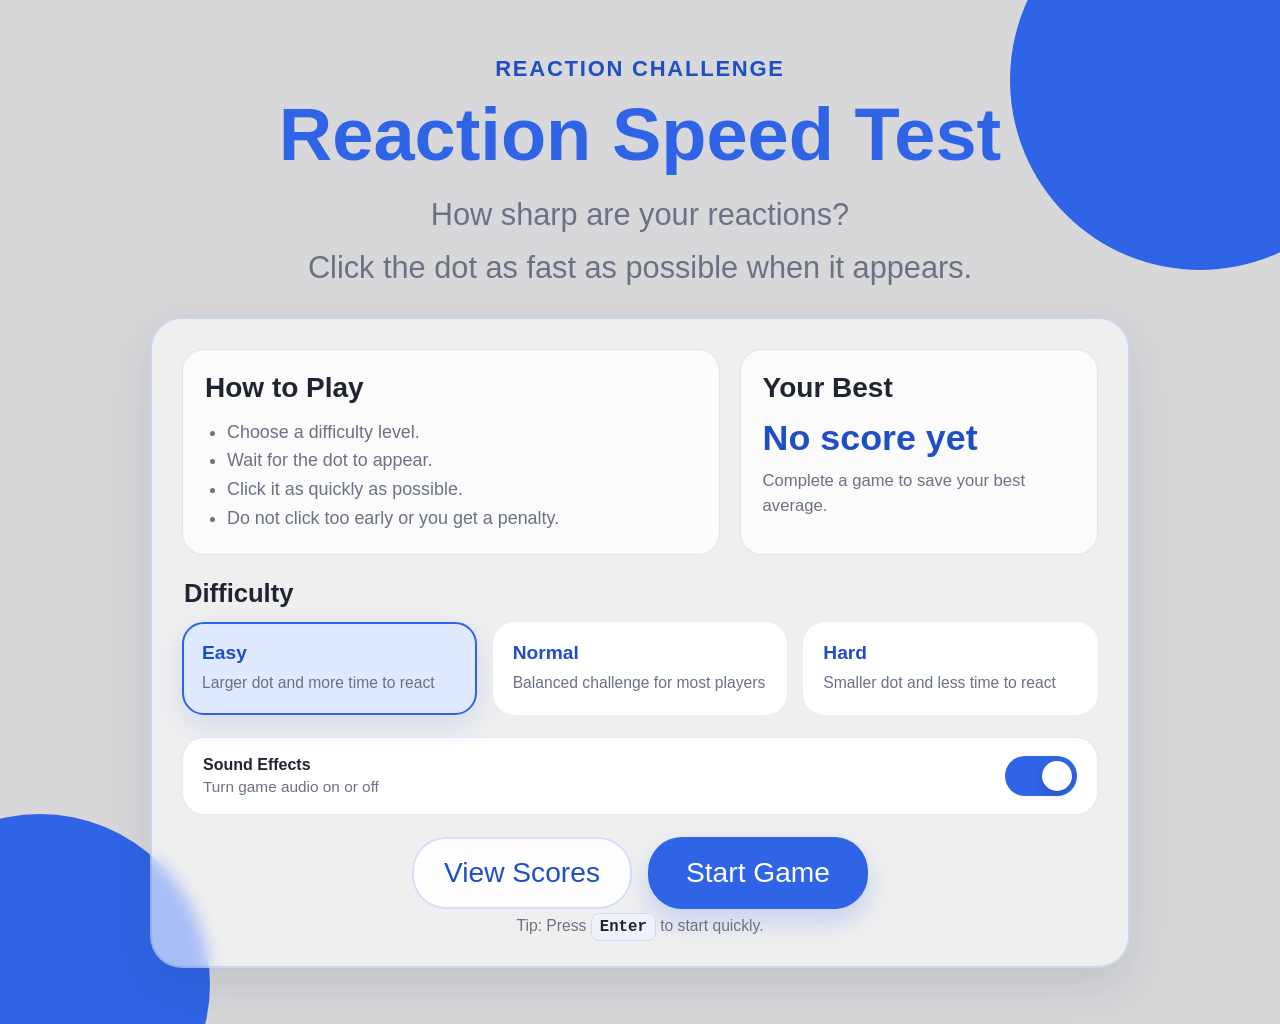
<file: index.html>
<!DOCTYPE html>
<html lang="en">
<head>
  <meta charset="UTF-8" />
  <meta name="viewport" content="width=device-width, initial-scale=1.0" />
  <meta
          name="description"
          content="Test your reflexes in this reaction speed game. Choose a difficulty, start the challenge, and beat your best score."
  />
  <title>Reaction Speed Test - Home</title>
  <link rel="stylesheet" href="./css/index.css" />
  <script defer src="./js/index.js"></script>
</head>
<body>
<main class="page home-page">
  <div class="blob blob-top-right" aria-hidden="true"></div>
  <div class="blob blob-bottom-left" aria-hidden="true"></div>

  <section class="content">
    <header class="hero">
      <p class="eyebrow">Reaction Challenge</p>
      <h1>Reaction Speed Test</h1>
      <p class="intro">How sharp are your reactions?</p>
      <p class="quote">Click the dot as fast as possible when it appears.</p>
    </header>

    <section class="menu-card" aria-labelledby="game-options-title">
      <h2 id="game-options-title" class="sr-only">Game options</h2>

      <div class="info-grid">
        <article class="info-box" aria-label="How to play">
          <h3>How to Play</h3>
          <ul class="rules-list">
            <li>Choose a difficulty level.</li>
            <li>Wait for the dot to appear.</li>
            <li>Click it as quickly as possible.</li>
            <li>Do not click too early or you get a penalty.</li>
          </ul>
        </article>

        <article class="info-box stats-box" aria-live="polite">
          <h3>Your Best</h3>
          <p class="stat-value" id="bestAverage">No score yet</p>
          <p class="stat-subtext" id="bestDetails">Complete a game to save your best average.</p>
        </article>
      </div>

      <form class="settings-form" id="settingsForm">
        <fieldset class="setting-group difficulty-group">
          <legend>Difficulty</legend>

          <label class="option-card">
            <input type="radio" name="difficulty" value="easy" checked />
            <span class="option-content">
                <span class="option-title">Easy</span>
                <span class="option-text">Larger dot and more time to react</span>
              </span>
          </label>

          <label class="option-card">
            <input type="radio" name="difficulty" value="normal" />
            <span class="option-content">
                <span class="option-title">Normal</span>
                <span class="option-text">Balanced challenge for most players</span>
              </span>
          </label>

          <label class="option-card">
            <input type="radio" name="difficulty" value="hard" />
            <span class="option-content">
                <span class="option-title">Hard</span>
                <span class="option-text">Smaller dot and less time to react</span>
              </span>
          </label>
        </fieldset>

        <div class="setting-row">
          <label class="toggle-card" for="soundToggle">
              <span class="toggle-text">
                <span class="toggle-title">Sound Effects</span>
                <span class="toggle-subtext">Turn game audio on or off</span>
              </span>

            <span class="switch">
                <input type="checkbox" id="soundToggle" checked />
                <span class="slider" aria-hidden="true"></span>
              </span>
          </label>
        </div>

        <div class="button-group">
          <a class="button button-secondary" href="score.html">View Scores</a>
          <button class="button button-primary" type="submit">Start Game</button>
        </div>
      </form>

      <p class="keyboard-tip">
        Tip: Press <kbd>Enter</kbd> to start quickly.
      </p>
    </section>
  </section>
</main>
</body>
</html>
</file>
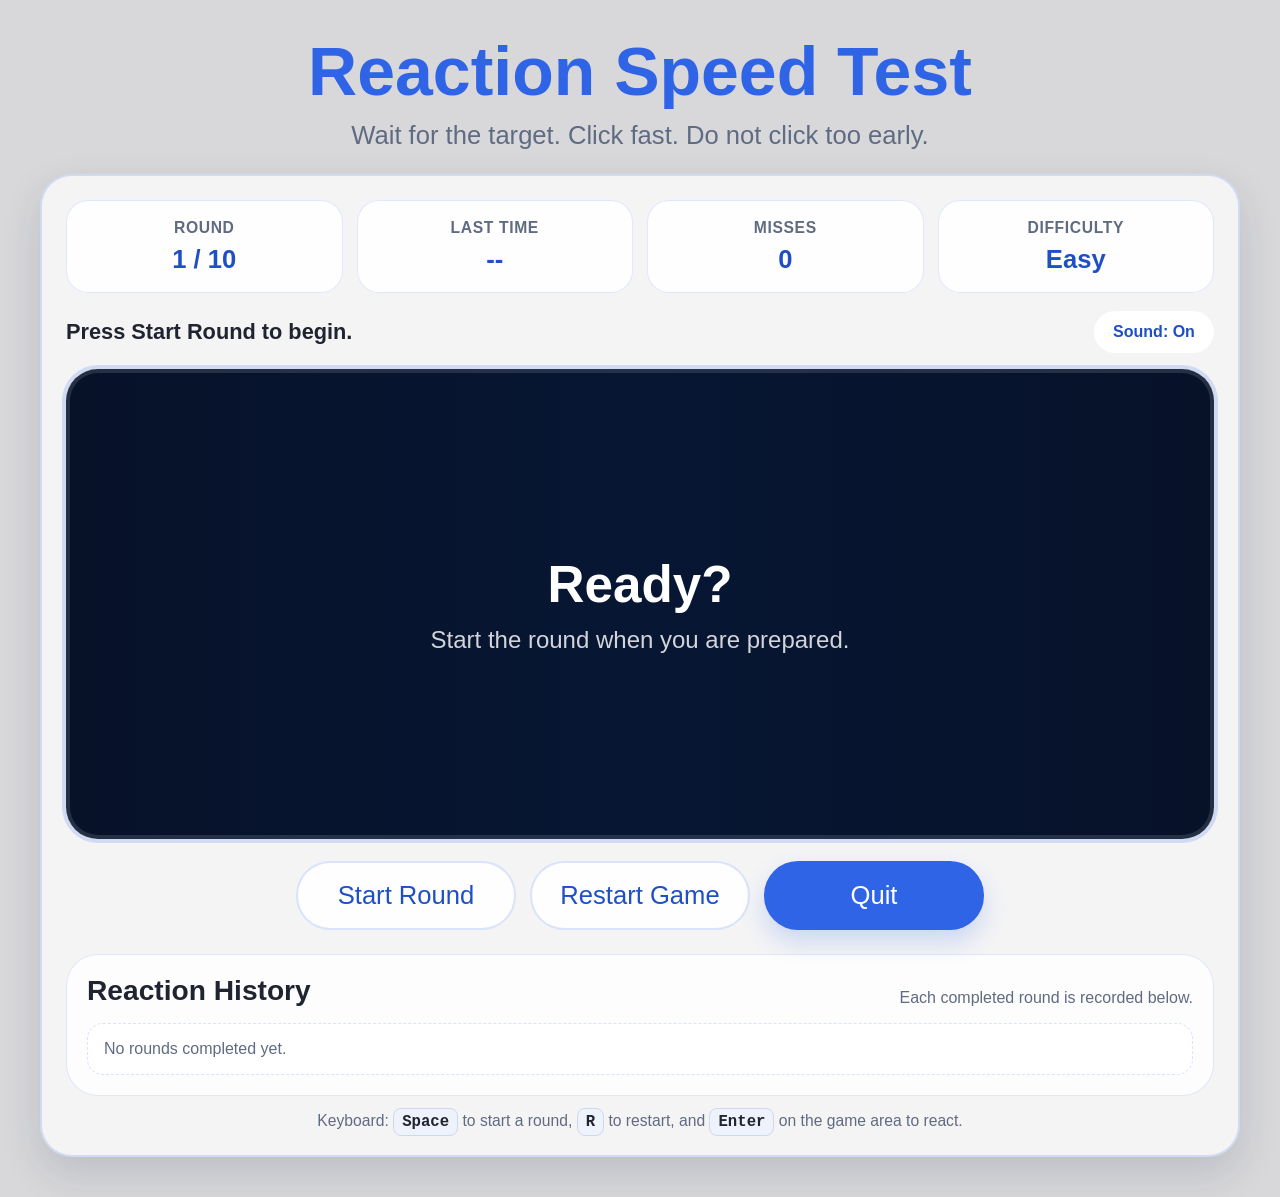
<file: game.html>
<!DOCTYPE html>
<html lang="en">
<head>
  <meta charset="UTF-8" />
  <meta name="viewport" content="width=device-width, initial-scale=1.0" />
  <meta
          name="description"
          content="Play the Reaction Speed Test. Wait for the target, react quickly, avoid early clicks, and complete all rounds."
  />
  <title>Reaction Speed Test - Game</title>
  <link rel="stylesheet" href="./css/game.css" />
  <script defer src="./js/game.js"></script>
</head>
<body>
<main class="page game-page">
  <section class="content">
    <header class="page-header">
      <h1>Reaction Speed Test</h1>
      <p class="subtitle">Wait for the target. Click fast. Do not click too early.</p>
    </header>

    <section class="game-shell" aria-labelledby="game-region-title">
      <h2 id="game-region-title" class="sr-only">Reaction game area</h2>

      <div class="status-grid">
        <article class="status-card">
          <span class="label">Round</span>
          <strong id="roundDisplay">1 / 10</strong>
        </article>

        <article class="status-card">
          <span class="label">Last Time</span>
          <strong id="timeDisplay">--</strong>
        </article>

        <article class="status-card">
          <span class="label">Misses</span>
          <strong id="missDisplay">0</strong>
        </article>

        <article class="status-card">
          <span class="label">Difficulty</span>
          <strong id="difficultyDisplay">Normal</strong>
        </article>
      </div>

      <div class="helper-bar">
        <p id="instructionText" class="instruction" aria-live="polite">
          Press Start Round to begin.
        </p>
        <button id="muteButton" class="small-button" type="button" aria-pressed="false">
          Sound: On
        </button>
      </div>

      <div
              class="game-area ready"
              id="gameArea"
              tabindex="0"
              role="button"
              aria-label="Game area. Wait for the target, then click it quickly."
      >
        <div class="countdown-overlay" id="countdownOverlay" aria-hidden="true">
          <span id="countdownText">3</span>
        </div>

        <div class="center-message" id="centerMessage">
          <span class="message-title">Ready?</span>
          <span class="message-subtitle">Start the round when you are prepared.</span>
        </div>

        <button
                class="target-dot hidden"
                id="targetDot"
                type="button"
                aria-label="Reaction target"
        ></button>
      </div>

      <div class="control-row">
        <button class="button button-secondary" id="startRoundButton" type="button">
          Start Round
        </button>
        <button class="button button-secondary" id="restartGameButton" type="button">
          Restart Game
        </button>
        <a class="button button-primary" id="quitButton" href="score.html">Quit</a>
      </div>

      <section class="history-panel" aria-labelledby="history-title">
        <div class="history-header">
          <h3 id="history-title">Reaction History</h3>
          <p>Each completed round is recorded below.</p>
        </div>

        <div class="history-list" id="historyList">
          <div class="history-empty">No rounds completed yet.</div>
        </div>
      </section>

      <p class="keyboard-tip">
        Keyboard: <kbd>Space</kbd> to start a round, <kbd>R</kbd> to restart, and <kbd>Enter</kbd> on the game area to react.
      </p>
    </section>
  </section>
</main>
</body>
</html>
</file>
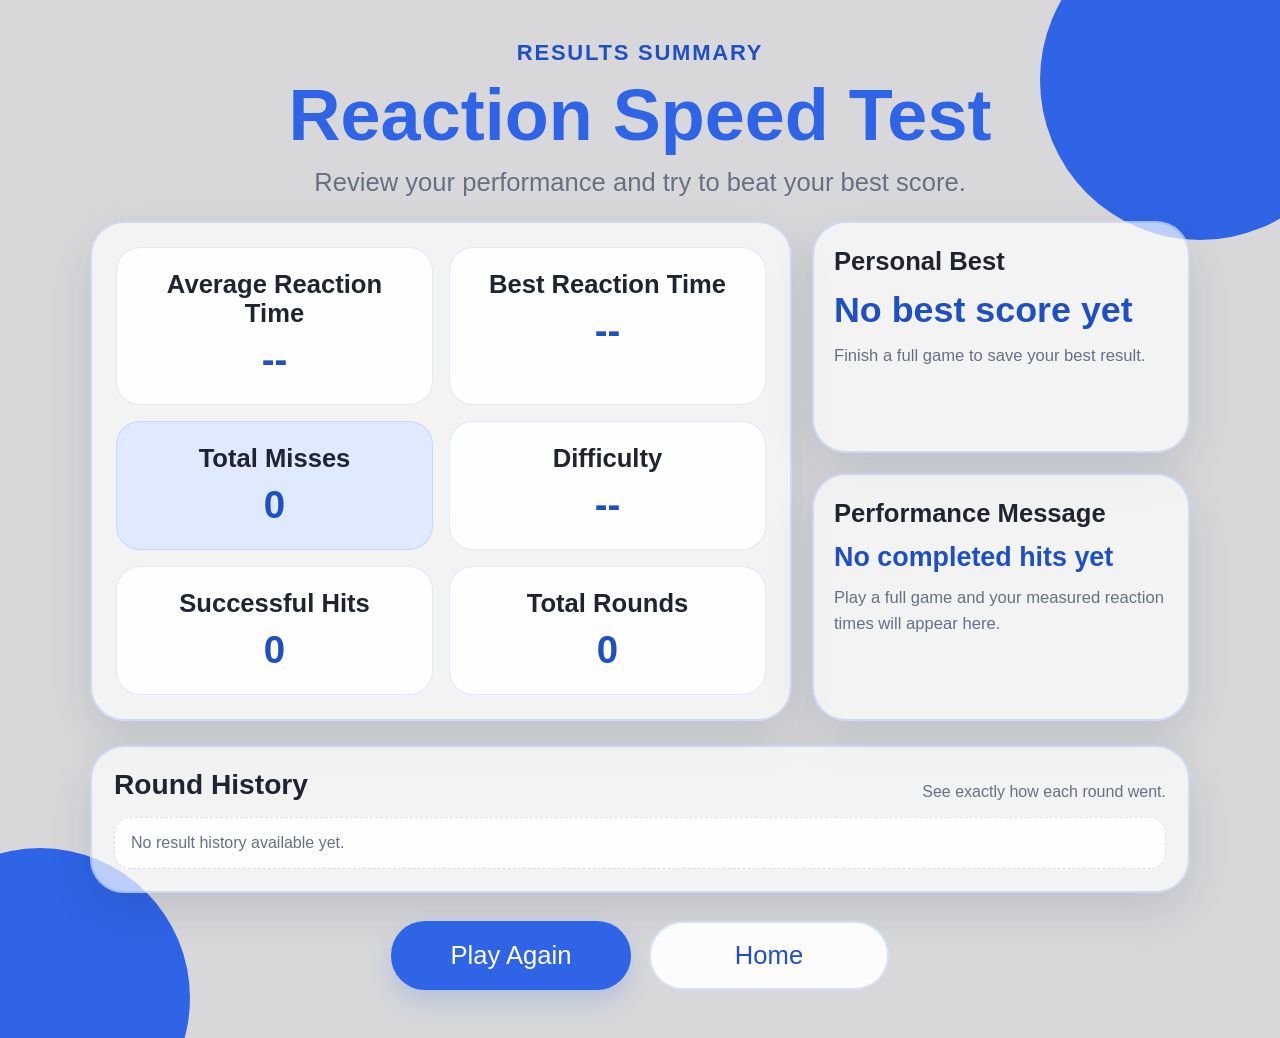
<file: score.html>
<!DOCTYPE html>
<html lang="en">
<head>
  <meta charset="UTF-8" />
  <meta name="viewport" content="width=device-width, initial-scale=1.0" />
  <meta
          name="description"
          content="View your Reaction Speed Test results, personal best, and round-by-round performance history."
  />
  <title>Reaction Speed Test - Score</title>
  <link rel="stylesheet" href="./css/score.css" />
  <script defer src="./js/score.js"></script>
</head>
<body>
<main class="page score-page">
  <div class="blob blob-top-right" aria-hidden="true"></div>
  <div class="blob blob-bottom-left" aria-hidden="true"></div>

  <section class="content">
    <header class="page-header">
      <p class="eyebrow">Results Summary</p>
      <h1>Reaction Speed Test</h1>
      <p class="subtitle">Review your performance and try to beat your best score.</p>
    </header>

    <section class="results-layout" aria-labelledby="results-title">
      <h2 id="results-title" class="sr-only">Game results</h2>

      <section class="score-card main-score-card">
        <div class="score-grid">
          <article class="score-group">
            <h3>Average Reaction Time</h3>
            <p id="averageReaction">--</p>
          </article>

          <article class="score-group">
            <h3>Best Reaction Time</h3>
            <p id="bestReaction">--</p>
          </article>

          <article class="score-group middle-group">
            <h3>Total Misses</h3>
            <p id="totalMisses">0</p>
          </article>

          <article class="score-group">
            <h3>Difficulty</h3>
            <p id="difficultyUsed">--</p>
          </article>

          <article class="score-group">
            <h3>Successful Hits</h3>
            <p id="successfulHits">0</p>
          </article>

          <article class="score-group">
            <h3>Total Rounds</h3>
            <p id="totalRounds">0</p>
          </article>
        </div>
      </section>

      <section class="side-panel">
        <article class="panel-card" aria-live="polite">
          <h3>Personal Best</h3>
          <p class="panel-value" id="personalBestAverage">No best score yet</p>
          <p class="panel-text" id="personalBestDetails">
            Finish a full game to save your best result.
          </p>
        </article>

        <article class="panel-card">
          <h3>Performance Message</h3>
          <p class="panel-value small" id="performanceMessage">Ready for another round?</p>
          <p class="panel-text" id="performanceHint">
            Keep practising to improve consistency and reduce misses.
          </p>
        </article>
      </section>
    </section>

    <section class="history-panel" aria-labelledby="history-title">
      <div class="history-header">
        <h2 id="history-title">Round History</h2>
        <p>See exactly how each round went.</p>
      </div>

      <div class="history-list" id="historyList">
        <div class="history-empty">No result history available yet.</div>
      </div>
    </section>

    <div class="button-row">
      <a class="button button-primary" href="game.html">Play Again</a>
      <a class="button button-secondary" href="index.html">Home</a>
    </div>
  </section>
</main>
</body>
</html>
</file>
<file: css/index.css>
:root {
  --bg: #d8d8da;
  --blue: #2f64e6;
  --blue-dark: #1e4fc5;
  --blue-soft: #dfe9ff;
  --text: #6a7283;
  --text-dark: #1f2430;
  --white: #ffffff;
  --panel: rgba(255, 255, 255, 0.58);
  --border: rgba(47, 100, 230, 0.18);
  --shadow: 0 18px 50px rgba(24, 39, 75, 0.12);
  --radius-xl: 32px;
  --radius-lg: 22px;
  --radius-md: 16px;
  --focus: 0 0 0 4px rgba(47, 100, 230, 0.18);
}

* {
  box-sizing: border-box;
}

html {
  scroll-behavior: smooth;
}

body {
  margin: 0;
  font-family: Arial, Helvetica, sans-serif;
  background: var(--bg);
  color: var(--text-dark);
}

img {
  max-width: 100%;
  display: block;
}

button,
input,
textarea,
select {
  font: inherit;
}

.page {
  min-height: 100vh;
  position: relative;
  overflow: hidden;
  isolation: isolate;
}

.content {
  min-height: 100vh;
  display: flex;
  flex-direction: column;
  align-items: center;
  justify-content: center;
  gap: 28px;
  text-align: center;
  padding: 56px 20px;
  position: relative;
  z-index: 1;
}

.hero {
  max-width: 920px;
}

.eyebrow {
  margin: 0 0 14px;
  color: var(--blue-dark);
  font-size: clamp(16px, 1.8vw, 22px);
  font-weight: 700;
  letter-spacing: 0.08em;
  text-transform: uppercase;
}

h1 {
  margin: 0 0 20px;
  color: var(--blue);
  font-size: clamp(42px, 6vw, 74px);
  font-weight: 700;
  line-height: 1.05;
}

.intro,
.quote {
  margin: 0;
  color: var(--text);
  font-size: clamp(20px, 2.4vw, 34px);
  line-height: 1.35;
}

.quote {
  margin-top: 12px;
}

.menu-card {
  width: min(100%, 980px);
  padding: 30px;
  background: var(--panel);
  backdrop-filter: blur(8px);
  border: 2px solid var(--border);
  border-radius: var(--radius-xl);
  box-shadow: var(--shadow);
  text-align: left;
}

.info-grid {
  display: grid;
  grid-template-columns: 1.2fr 0.8fr;
  gap: 20px;
  margin-bottom: 24px;
}

.info-box {
  background: rgba(255, 255, 255, 0.72);
  border: 1px solid rgba(47, 100, 230, 0.14);
  border-radius: var(--radius-lg);
  padding: 22px;
}

.info-box h3 {
  margin: 0 0 14px;
  color: var(--text-dark);
  font-size: clamp(22px, 2.2vw, 28px);
}

.rules-list {
  margin: 0;
  padding-left: 22px;
  color: var(--text);
  font-size: clamp(16px, 1.4vw, 19px);
  line-height: 1.6;
}

.stat-value {
  margin: 0 0 10px;
  color: var(--blue-dark);
  font-size: clamp(28px, 2.8vw, 40px);
  font-weight: 700;
}

.stat-subtext {
  margin: 0;
  color: var(--text);
  font-size: clamp(15px, 1.3vw, 18px);
  line-height: 1.5;
}

.settings-form {
  display: flex;
  flex-direction: column;
  gap: 22px;
}

.setting-group {
  margin: 0;
  padding: 0;
  border: none;
}

.setting-group legend {
  margin-bottom: 14px;
  color: var(--text-dark);
  font-size: clamp(22px, 2vw, 28px);
  font-weight: 700;
}

.difficulty-group {
  display: grid;
  grid-template-columns: repeat(3, 1fr);
  gap: 16px;
}

.option-card {
  position: relative;
  display: block;
  cursor: pointer;
}

.option-card input {
  position: absolute;
  opacity: 0;
  pointer-events: none;
}

.option-content {
  display: block;
  height: 100%;
  padding: 18px;
  background: var(--white);
  border: 2px solid transparent;
  border-radius: var(--radius-lg);
  transition: transform 0.18s ease, border-color 0.18s ease, box-shadow 0.18s ease,
  background 0.18s ease;
}

.option-title {
  display: block;
  margin-bottom: 8px;
  color: var(--blue-dark);
  font-size: 1.2rem;
  font-weight: 700;
}

.option-text {
  display: block;
  color: var(--text);
  line-height: 1.45;
  font-size: 0.98rem;
}

.option-card:hover .option-content {
  transform: translateY(-2px);
}

.option-card input:checked + .option-content {
  border-color: var(--blue);
  background: var(--blue-soft);
  box-shadow: 0 10px 28px rgba(47, 100, 230, 0.14);
}

.option-card input:focus-visible + .option-content {
  box-shadow: var(--focus);
}

.setting-row {
  display: flex;
  justify-content: center;
}

.toggle-card {
  width: 100%;
  display: flex;
  align-items: center;
  justify-content: space-between;
  gap: 16px;
  padding: 18px 20px;
  background: var(--white);
  border: 1px solid rgba(47, 100, 230, 0.14);
  border-radius: var(--radius-lg);
  cursor: pointer;
}

.toggle-title {
  display: block;
  color: var(--text-dark);
  font-weight: 700;
  margin-bottom: 4px;
}

.toggle-subtext {
  display: block;
  color: var(--text);
  font-size: 0.96rem;
}

.switch {
  position: relative;
  flex-shrink: 0;
  width: 72px;
  height: 40px;
}

.switch input {
  position: absolute;
  opacity: 0;
}

.slider {
  position: absolute;
  inset: 0;
  background: #bfc6d4;
  border-radius: 999px;
  transition: background 0.18s ease;
}

.slider::before {
  content: "";
  position: absolute;
  width: 30px;
  height: 30px;
  left: 5px;
  top: 5px;
  background: var(--white);
  border-radius: 50%;
  transition: transform 0.18s ease;
  box-shadow: 0 4px 10px rgba(0, 0, 0, 0.14);
}

.switch input:checked + .slider {
  background: var(--blue);
}

.switch input:checked + .slider::before {
  transform: translateX(32px);
}

.switch input:focus-visible + .slider {
  box-shadow: var(--focus);
}

.button-group {
  display: flex;
  justify-content: center;
  gap: 16px;
  flex-wrap: wrap;
}

.button {
  display: inline-flex;
  align-items: center;
  justify-content: center;
  min-width: 220px;
  min-height: 68px;
  padding: 18px 30px;
  text-decoration: none;
  text-align: center;
  border: none;
  border-radius: 34px;
  font-size: clamp(22px, 2.2vw, 32px);
  cursor: pointer;
  transition: transform 0.18s ease, box-shadow 0.18s ease, background 0.18s ease;
}

.button:hover {
  transform: translateY(-2px);
}

.button:focus-visible {
  outline: none;
  box-shadow: var(--focus);
}

.button-primary {
  color: var(--white);
  background: var(--blue);
  box-shadow: 0 12px 24px rgba(47, 100, 230, 0.22);
}

.button-primary:hover {
  background: var(--blue-dark);
}

.button-secondary {
  color: var(--blue-dark);
  background: rgba(255, 255, 255, 0.9);
  border: 2px solid rgba(47, 100, 230, 0.2);
}

.keyboard-tip {
  margin: 8px 0 0;
  text-align: center;
  color: var(--text);
  font-size: 0.98rem;
}

kbd {
  padding: 4px 8px;
  border-radius: 8px;
  background: #eef2fa;
  border: 1px solid #cfd8ec;
  color: var(--text-dark);
  font-weight: 700;
}

.blob {
  position: absolute;
  border-radius: 50%;
  background: var(--blue);
  z-index: 0;
}

.blob-top-right {
  width: 380px;
  height: 380px;
  top: -110px;
  right: -110px;
}

.blob-bottom-left {
  width: 340px;
  height: 340px;
  bottom: -130px;
  left: -130px;
}

.sr-only {
  position: absolute;
  width: 1px;
  height: 1px;
  padding: 0;
  margin: -1px;
  overflow: hidden;
  clip: rect(0, 0, 0, 0);
  white-space: nowrap;
  border: 0;
}

@media (max-width: 900px) {
  .content {
    justify-content: flex-start;
    padding-top: 42px;
    padding-bottom: 42px;
  }

  .menu-card {
    padding: 22px;
  }

  .info-grid,
  .difficulty-group {
    grid-template-columns: 1fr;
  }
}

@media (max-width: 560px) {
  .content {
    padding-inline: 14px;
  }

  .menu-card {
    padding: 18px;
    border-radius: 24px;
  }

  .toggle-card {
    align-items: flex-start;
  }

  .button {
    width: 100%;
    min-width: 0;
    font-size: 1.5rem;
  }

  .blob-top-right {
    width: 250px;
    height: 250px;
    top: -90px;
    right: -90px;
  }

  .blob-bottom-left {
    width: 240px;
    height: 240px;
    bottom: -100px;
    left: -100px;
  }
}

@media (prefers-reduced-motion: reduce) {
  html {
    scroll-behavior: auto;
  }

  *,
  *::before,
  *::after {
    transition: none !important;
    animation: none !important;
  }
}
</file>
<file: css/game.css>
:root {
  --bg: #d8d8da;
  --blue: #2f64e6;
  --blue-dark: #1e4fc5;
  --navy: #071633;
  --navy-soft: #0d2148;
  --white: #ffffff;
  --green: #00ff57;
  --red: #ff4d4f;
  --amber: #ffb020;
  --text-dark: #1f2430;
  --text-soft: #5f6b82;
  --panel: rgba(255, 255, 255, 0.72);
  --border: rgba(47, 100, 230, 0.18);
  --shadow: 0 16px 40px rgba(20, 34, 68, 0.14);
  --focus: 0 0 0 4px rgba(47, 100, 230, 0.18);
  --radius-xl: 32px;
  --radius-lg: 22px;
  --radius-md: 16px;
}

* {
  box-sizing: border-box;
}

html {
  scroll-behavior: smooth;
}

body {
  margin: 0;
  font-family: Arial, Helvetica, sans-serif;
  background: var(--bg);
  color: var(--text-dark);
}

button,
input,
textarea,
select {
  font: inherit;
}

.page {
  min-height: 100vh;
  padding: 28px 20px 40px;
}

.content {
  max-width: 1200px;
  margin: 0 auto;
}

.page-header {
  text-align: center;
  margin-bottom: 24px;
}

h1 {
  margin: 8px 0 14px;
  color: var(--blue);
  font-size: clamp(40px, 6vw, 68px);
  font-weight: 700;
  line-height: 1.05;
}

.subtitle {
  margin: 0;
  color: var(--text-soft);
  font-size: clamp(18px, 2vw, 26px);
}

.game-shell {
  background: var(--panel);
  border: 2px solid var(--border);
  border-radius: var(--radius-xl);
  box-shadow: var(--shadow);
  padding: 24px;
}

.status-grid {
  display: grid;
  grid-template-columns: repeat(4, 1fr);
  gap: 14px;
  margin-bottom: 18px;
}

.status-card {
  padding: 18px;
  border-radius: var(--radius-lg);
  background: rgba(255, 255, 255, 0.88);
  border: 1px solid rgba(47, 100, 230, 0.14);
  text-align: center;
}

.status-card .label {
  display: block;
  margin-bottom: 8px;
  color: var(--text-soft);
  font-size: 0.98rem;
  font-weight: 700;
  text-transform: uppercase;
  letter-spacing: 0.04em;
}

.status-card strong {
  color: var(--blue-dark);
  font-size: clamp(22px, 2vw, 30px);
}

.helper-bar {
  display: flex;
  align-items: center;
  justify-content: space-between;
  gap: 14px;
  margin-bottom: 16px;
}

.instruction {
  margin: 0;
  color: var(--text-dark);
  font-size: clamp(18px, 1.7vw, 24px);
  font-weight: 700;
}

.small-button {
  border: none;
  background: var(--white);
  color: var(--blue-dark);
  border-radius: 999px;
  padding: 12px 16px;
  cursor: pointer;
  font-weight: 700;
  min-width: 120px;
  transition: transform 0.18s ease, box-shadow 0.18s ease, background 0.18s ease;
}

.small-button:hover {
  transform: translateY(-1px);
}

.small-button:focus-visible {
  outline: none;
  box-shadow: var(--focus);
}

.game-area {
  position: relative;
  min-height: 470px;
  border-radius: var(--radius-xl);
  overflow: hidden;
  background: linear-gradient(90deg, #071229 0%, #071633 50%, #071229 100%);
  border: 4px solid rgba(255, 255, 255, 0.12);
  display: flex;
  align-items: center;
  justify-content: center;
  outline: none;
  transition: transform 0.18s ease, box-shadow 0.18s ease, background 0.25s ease;
}

.game-area:focus-visible {
  box-shadow: var(--focus);
}

.game-area.ready {
  background: linear-gradient(90deg, #071229 0%, #071633 50%, #071229 100%);
}

.game-area.waiting {
  background: linear-gradient(90deg, #1f2636 0%, #242d40 50%, #1f2636 100%);
}

.game-area.active {
  background: linear-gradient(90deg, #082011 0%, #0c2916 50%, #082011 100%);
}

.game-area.penalty {
  background: linear-gradient(90deg, #2d0b10 0%, #351016 50%, #2d0b10 100%);
}

.game-area.finished {
  background: linear-gradient(90deg, #11192b 0%, #16213d 50%, #11192b 100%);
}

.center-message {
  position: absolute;
  inset: 0;
  display: grid;
  place-items: center;
  text-align: center;
  padding: 20px;
  z-index: 1;
  pointer-events: none;
}

.center-message.hidden {
  opacity: 0;
}

.message-title {
  display: block;
  color: var(--white);
  font-size: clamp(30px, 4vw, 52px);
  font-weight: 700;
  margin-bottom: 12px;
}

.message-subtitle {
  display: block;
  color: rgba(255, 255, 255, 0.82);
  font-size: clamp(18px, 2vw, 24px);
  max-width: 700px;
}

.countdown-overlay {
  position: absolute;
  inset: 0;
  display: none;
  place-items: center;
  background: rgba(0, 0, 0, 0.18);
  z-index: 2;
}

.countdown-overlay.show {
  display: grid;
}

.countdown-overlay span {
  color: var(--white);
  font-size: clamp(56px, 10vw, 110px);
  font-weight: 700;
  text-shadow: 0 4px 18px rgba(0, 0, 0, 0.35);
}

.target-dot {
  position: absolute;
  width: 76px;
  height: 76px;
  border: none;
  border-radius: 50%;
  background: radial-gradient(circle at 30% 30%, #7bff9f 0%, var(--green) 50%, #00cc46 100%);
  box-shadow: 0 0 0 6px rgba(255, 255, 255, 0.1), 0 14px 30px rgba(0, 255, 87, 0.24);
  cursor: pointer;
  z-index: 3;
  animation: pulse 1.2s ease-in-out infinite;
  transition: transform 0.12s ease, opacity 0.18s ease;
}

.target-dot:hover {
  transform: scale(1.04);
}

.target-dot:focus-visible {
  outline: none;
  box-shadow: 0 0 0 5px rgba(255, 255, 255, 0.35);
}

.target-dot.hidden {
  display: none;
}

.control-row {
  display: flex;
  justify-content: center;
  gap: 14px;
  flex-wrap: wrap;
  margin-top: 22px;
}

.button {
  display: inline-flex;
  align-items: center;
  justify-content: center;
  min-width: 220px;
  min-height: 66px;
  padding: 18px 28px;
  border: none;
  border-radius: 34px;
  text-decoration: none;
  font-size: clamp(22px, 2vw, 30px);
  cursor: pointer;
  transition: transform 0.18s ease, box-shadow 0.18s ease, background 0.18s ease;
}

.button:hover {
  transform: translateY(-2px);
}

.button:focus-visible {
  outline: none;
  box-shadow: var(--focus);
}

.button-primary {
  background: var(--blue);
  color: var(--white);
  box-shadow: 0 12px 24px rgba(47, 100, 230, 0.2);
}

.button-primary:hover {
  background: var(--blue-dark);
}

.button-secondary {
  background: rgba(255, 255, 255, 0.9);
  color: var(--blue-dark);
  border: 2px solid rgba(47, 100, 230, 0.18);
}

.history-panel {
  margin-top: 24px;
  background: rgba(255, 255, 255, 0.76);
  border: 1px solid rgba(47, 100, 230, 0.14);
  border-radius: var(--radius-xl);
  padding: 20px;
}

.history-header {
  display: flex;
  align-items: end;
  justify-content: space-between;
  gap: 12px;
  flex-wrap: wrap;
  margin-bottom: 16px;
}

.history-header h3 {
  margin: 0;
  font-size: clamp(24px, 2.2vw, 32px);
  color: var(--text-dark);
}

.history-header p {
  margin: 0;
  color: var(--text-soft);
}

.history-list {
  display: grid;
  gap: 10px;
}

.history-item {
  display: grid;
  grid-template-columns: 100px 1fr auto;
  align-items: center;
  gap: 12px;
  padding: 14px 16px;
  background: var(--white);
  border-radius: var(--radius-md);
  border: 1px solid rgba(47, 100, 230, 0.12);
}

.history-round {
  font-weight: 700;
  color: var(--blue-dark);
}

.history-result {
  color: var(--text-dark);
}

.history-tag {
  font-weight: 700;
  color: var(--text-soft);
}

.history-tag.good {
  color: #0f8d3f;
}

.history-tag.bad {
  color: #c62828;
}

.history-empty {
  color: var(--text-soft);
  background: var(--white);
  border-radius: var(--radius-md);
  padding: 16px;
  border: 1px dashed rgba(47, 100, 230, 0.18);
}

.keyboard-tip {
  margin: 16px 0 0;
  text-align: center;
  color: var(--text-soft);
  font-size: 0.98rem;
}

kbd {
  padding: 4px 8px;
  border-radius: 8px;
  background: #eef2fa;
  border: 1px solid #cfd8ec;
  color: var(--text-dark);
  font-weight: 700;
}

.sr-only {
  position: absolute;
  width: 1px;
  height: 1px;
  padding: 0;
  margin: -1px;
  overflow: hidden;
  clip: rect(0, 0, 0, 0);
  white-space: nowrap;
  border: 0;
}

@keyframes pulse {
  0%,
  100% {
    box-shadow: 0 0 0 6px rgba(255, 255, 255, 0.1), 0 14px 30px rgba(0, 255, 87, 0.24);
  }
  50% {
    box-shadow: 0 0 0 10px rgba(255, 255, 255, 0.15), 0 18px 34px rgba(0, 255, 87, 0.32);
  }
}

@media (max-width: 980px) {
  .status-grid {
    grid-template-columns: repeat(2, 1fr);
  }

  .helper-bar {
    flex-direction: column;
    align-items: stretch;
  }

  .small-button {
    align-self: flex-start;
  }

  .game-area {
    min-height: 420px;
  }
}

@media (max-width: 680px) {
  .page {
    padding-inline: 14px;
  }

  .game-shell {
    padding: 16px;
  }

  .status-grid {
    grid-template-columns: 1fr;
  }

  .game-area {
    min-height: 360px;
  }

  .history-item {
    grid-template-columns: 1fr;
    align-items: start;
  }

  .button {
    width: 100%;
    min-width: 0;
  }
}

@media (prefers-reduced-motion: reduce) {
  html {
    scroll-behavior: auto;
  }

  *,
  *::before,
  *::after {
    animation: none !important;
    transition: none !important;
  }
}
</file>
<file: css/score.css>
:root {
  --bg: #d8d8da;
  --blue: #2f64e6;
  --blue-dark: #1e4fc5;
  --blue-soft: #dfe9ff;
  --white: #ffffff;
  --text-dark: #1f2430;
  --text-soft: #667085;
  --panel: rgba(255, 255, 255, 0.68);
  --border: rgba(47, 100, 230, 0.18);
  --shadow: 0 18px 45px rgba(20, 34, 68, 0.12);
  --radius-xl: 34px;
  --radius-lg: 24px;
  --radius-md: 16px;
  --focus: 0 0 0 4px rgba(47, 100, 230, 0.18);
}

* {
  box-sizing: border-box;
}

html {
  scroll-behavior: smooth;
}

body {
  margin: 0;
  font-family: Arial, Helvetica, sans-serif;
  background: var(--bg);
  color: var(--text-dark);
}

button,
input,
textarea,
select {
  font: inherit;
}

.page {
  min-height: 100vh;
  position: relative;
  overflow: hidden;
}

.content {
  min-height: 100vh;
  display: flex;
  flex-direction: column;
  align-items: center;
  justify-content: center;
  gap: 24px;
  text-align: center;
  padding: 40px 20px 48px;
  position: relative;
  z-index: 1;
}

.page-header {
  max-width: 900px;
}

.eyebrow {
  margin: 0 0 12px;
  color: var(--blue-dark);
  font-size: clamp(16px, 1.8vw, 22px);
  font-weight: 700;
  text-transform: uppercase;
  letter-spacing: 0.08em;
}

h1 {
  margin: 0 0 14px;
  color: var(--blue);
  font-size: clamp(42px, 6vw, 72px);
  font-weight: 700;
  line-height: 1.05;
}

.subtitle {
  margin: 0;
  color: var(--text-soft);
  font-size: clamp(18px, 2vw, 28px);
}

.results-layout {
  width: min(1100px, 100%);
  display: grid;
  grid-template-columns: 1.3fr 0.7fr;
  gap: 20px;
}

.main-score-card,
.panel-card,
.history-panel {
  background: var(--panel);
  border: 2px solid var(--border);
  border-radius: var(--radius-xl);
  box-shadow: var(--shadow);
}

.main-score-card {
  padding: 24px;
}

.score-grid {
  display: grid;
  grid-template-columns: repeat(2, 1fr);
  gap: 16px;
}

.score-group {
  padding: 22px 18px;
  border-radius: var(--radius-lg);
  background: rgba(255, 255, 255, 0.86);
  border: 1px solid rgba(47, 100, 230, 0.14);
}

.score-group h3 {
  margin: 0 0 10px;
  color: var(--text-dark);
  font-size: clamp(20px, 2vw, 28px);
  font-weight: 700;
}

.score-group p {
  margin: 0;
  color: var(--blue-dark);
  font-size: clamp(26px, 3vw, 42px);
  font-weight: 700;
}

.middle-group {
  background: var(--blue-soft);
}

.side-panel {
  display: grid;
  gap: 20px;
}

.panel-card {
  padding: 24px 20px;
  text-align: left;
}

.panel-card h3 {
  margin: 0 0 14px;
  color: var(--text-dark);
  font-size: clamp(22px, 2vw, 28px);
}

.panel-value {
  margin: 0 0 12px;
  color: var(--blue-dark);
  font-size: clamp(28px, 2.8vw, 42px);
  font-weight: 700;
  line-height: 1.15;
}

.panel-value.small {
  font-size: clamp(22px, 2.1vw, 30px);
}

.panel-text {
  margin: 0;
  color: var(--text-soft);
  font-size: clamp(15px, 1.3vw, 18px);
  line-height: 1.55;
}

.history-panel {
  width: min(1100px, 100%);
  padding: 22px;
  text-align: left;
}

.history-header {
  display: flex;
  align-items: end;
  justify-content: space-between;
  gap: 12px;
  flex-wrap: wrap;
  margin-bottom: 16px;
}

.history-header h2 {
  margin: 0;
  font-size: clamp(26px, 2.2vw, 34px);
  color: var(--text-dark);
}

.history-header p {
  margin: 0;
  color: var(--text-soft);
}

.history-list {
  display: grid;
  gap: 10px;
}

.history-item {
  display: grid;
  grid-template-columns: 110px 1fr auto;
  gap: 14px;
  align-items: center;
  padding: 14px 16px;
  border-radius: var(--radius-md);
  background: rgba(255, 255, 255, 0.9);
  border: 1px solid rgba(47, 100, 230, 0.12);
}

.history-round {
  color: var(--blue-dark);
  font-weight: 700;
}

.history-result {
  color: var(--text-dark);
}

.history-tag {
  font-weight: 700;
}

.history-tag.good {
  color: #10893e;
}

.history-tag.bad {
  color: #c62828;
}

.history-empty {
  padding: 16px;
  border-radius: var(--radius-md);
  background: rgba(255, 255, 255, 0.9);
  border: 1px dashed rgba(47, 100, 230, 0.2);
  color: var(--text-soft);
}

.button-row {
  display: flex;
  gap: 18px;
  flex-wrap: wrap;
  justify-content: center;
  margin-top: 4px;
}

.button {
  display: inline-flex;
  align-items: center;
  justify-content: center;
  min-width: 240px;
  min-height: 66px;
  padding: 18px 28px;
  text-decoration: none;
  border-radius: 34px;
  font-size: clamp(22px, 2vw, 30px);
  transition: transform 0.18s ease, box-shadow 0.18s ease, background 0.18s ease;
}

.button:hover {
  transform: translateY(-2px);
}

.button:focus-visible {
  outline: none;
  box-shadow: var(--focus);
}

.button-primary {
  color: var(--white);
  background: var(--blue);
  box-shadow: 0 12px 24px rgba(47, 100, 230, 0.2);
}

.button-primary:hover {
  background: var(--blue-dark);
}

.button-secondary {
  color: var(--blue-dark);
  background: rgba(255, 255, 255, 0.92);
  border: 2px solid rgba(47, 100, 230, 0.18);
}

.blob {
  position: absolute;
  border-radius: 50%;
  background: var(--blue);
}

.blob-top-right {
  width: 320px;
  height: 320px;
  top: -80px;
  right: -80px;
}

.blob-bottom-left {
  width: 300px;
  height: 300px;
  bottom: -110px;
  left: -110px;
}

.sr-only {
  position: absolute;
  width: 1px;
  height: 1px;
  padding: 0;
  margin: -1px;
  overflow: hidden;
  clip: rect(0, 0, 0, 0);
  white-space: nowrap;
  border: 0;
}

@media (max-width: 980px) {
  .results-layout {
    grid-template-columns: 1fr;
  }

  .side-panel {
    grid-template-columns: 1fr 1fr;
  }
}

@media (max-width: 700px) {
  .content {
    padding-inline: 14px;
  }

  .main-score-card,
  .history-panel,
  .panel-card {
    padding: 16px;
  }

  .score-grid,
  .side-panel {
    grid-template-columns: 1fr;
  }

  .history-item {
    grid-template-columns: 1fr;
    align-items: start;
  }

  .button {
    width: 100%;
    min-width: 0;
  }

  .blob-top-right {
    width: 240px;
    height: 240px;
    top: -80px;
    right: -80px;
  }

  .blob-bottom-left {
    width: 220px;
    height: 220px;
    bottom: -90px;
    left: -90px;
  }
}

@media (prefers-reduced-motion: reduce) {
  html {
    scroll-behavior: auto;
  }

  *,
  *::before,
  *::after {
    transition: none !important;
    animation: none !important;
  }
}
</file>
